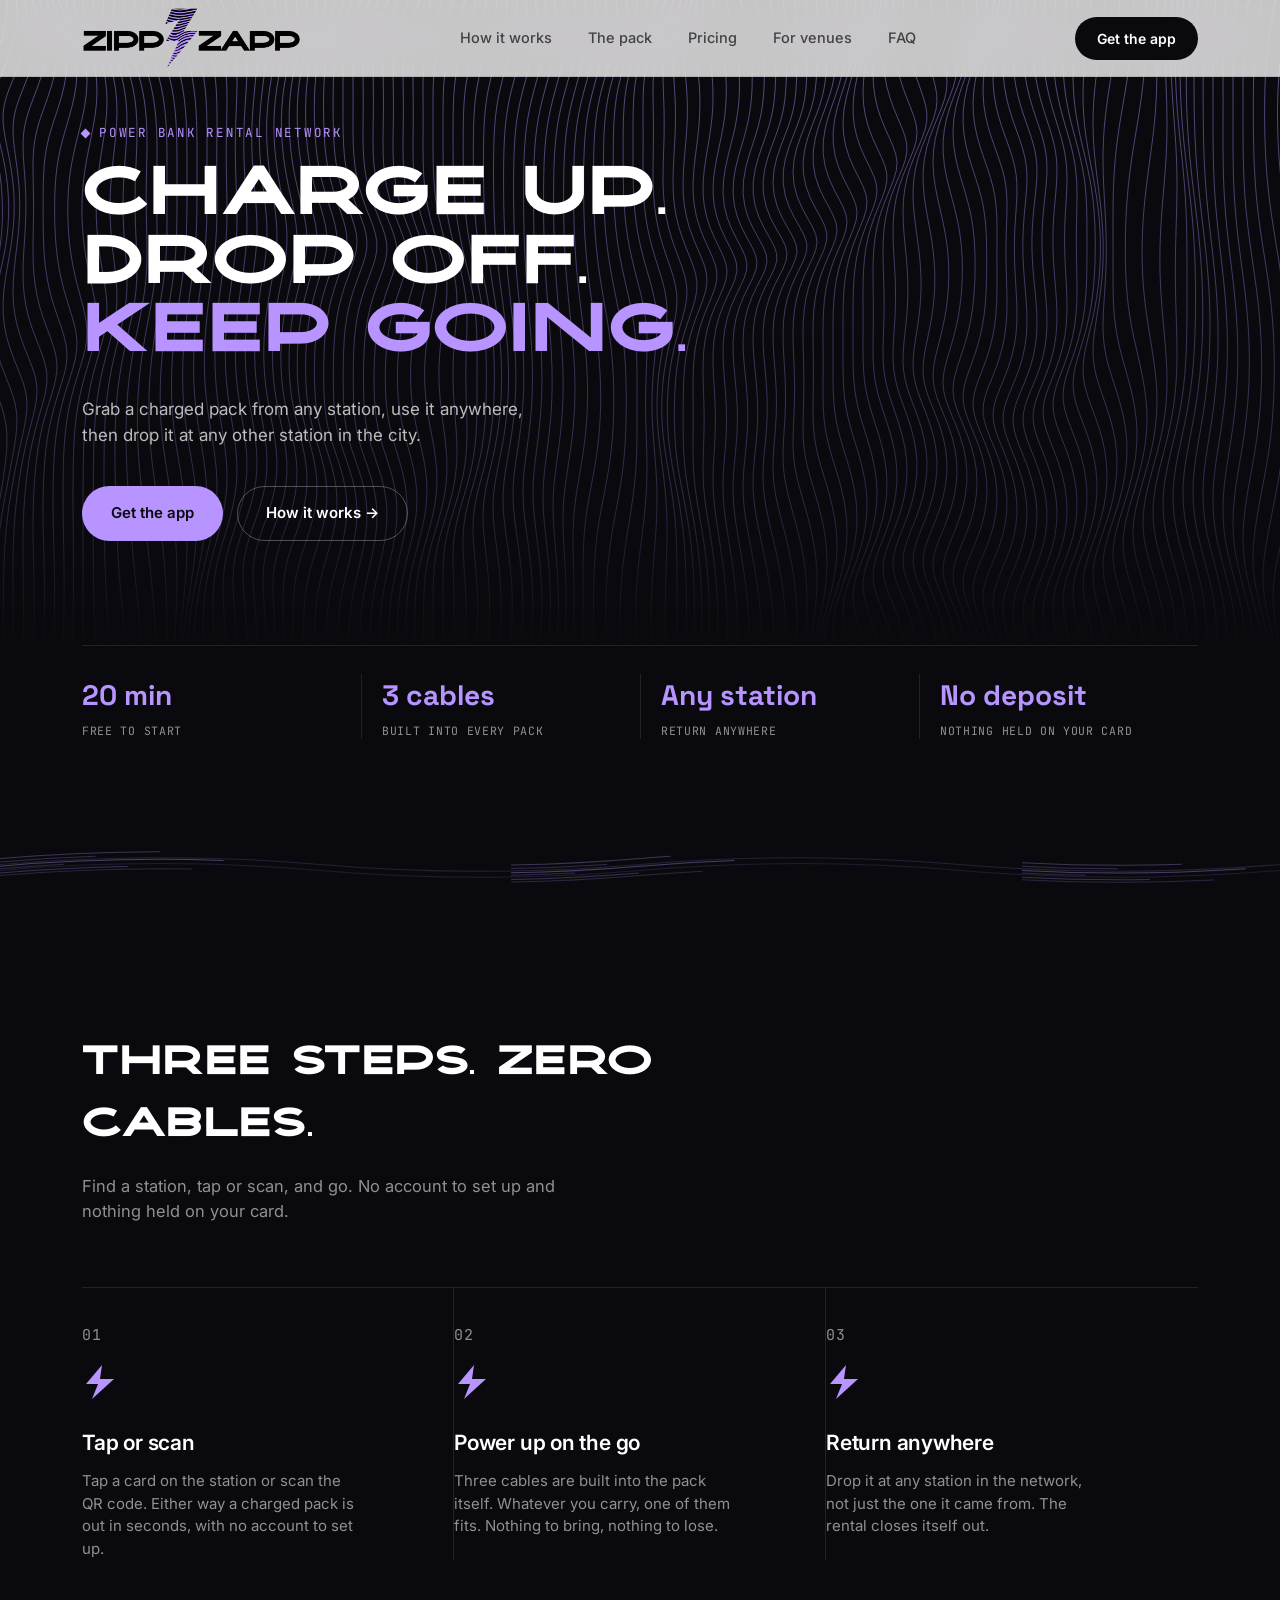
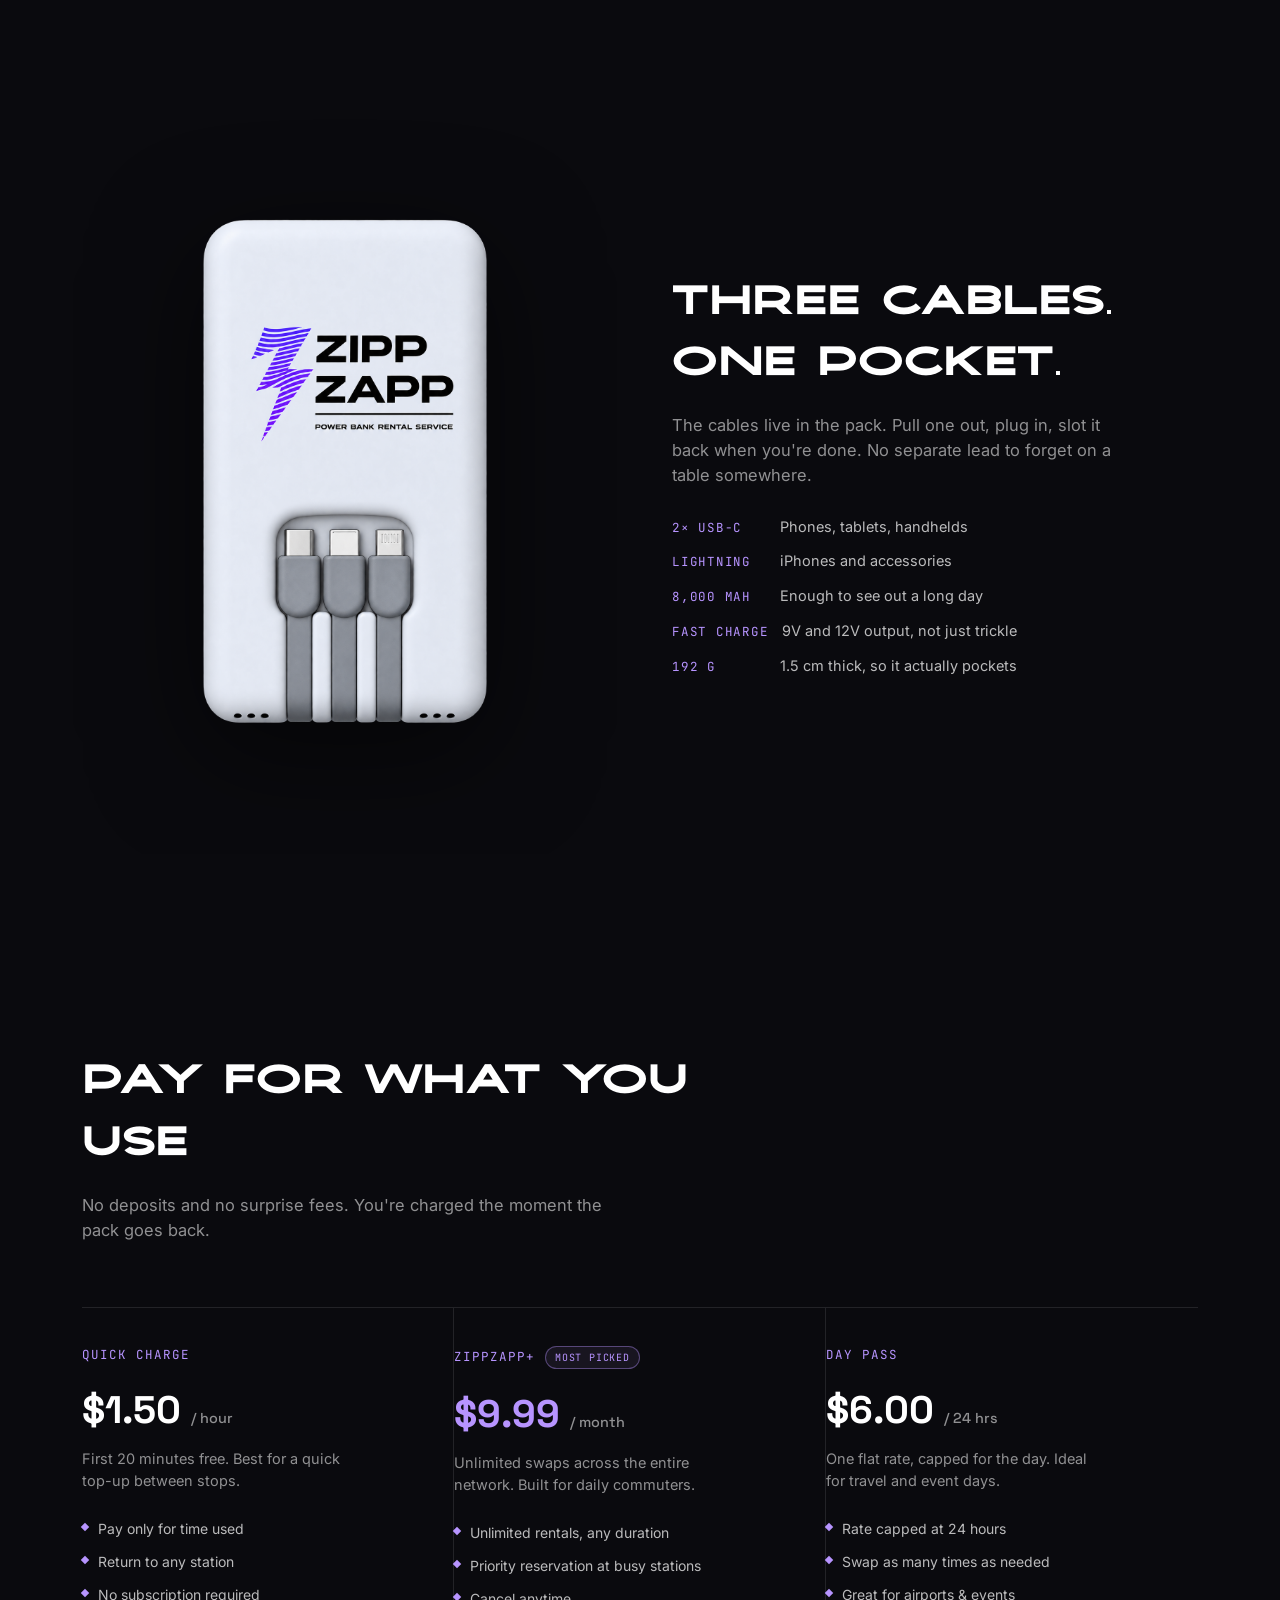
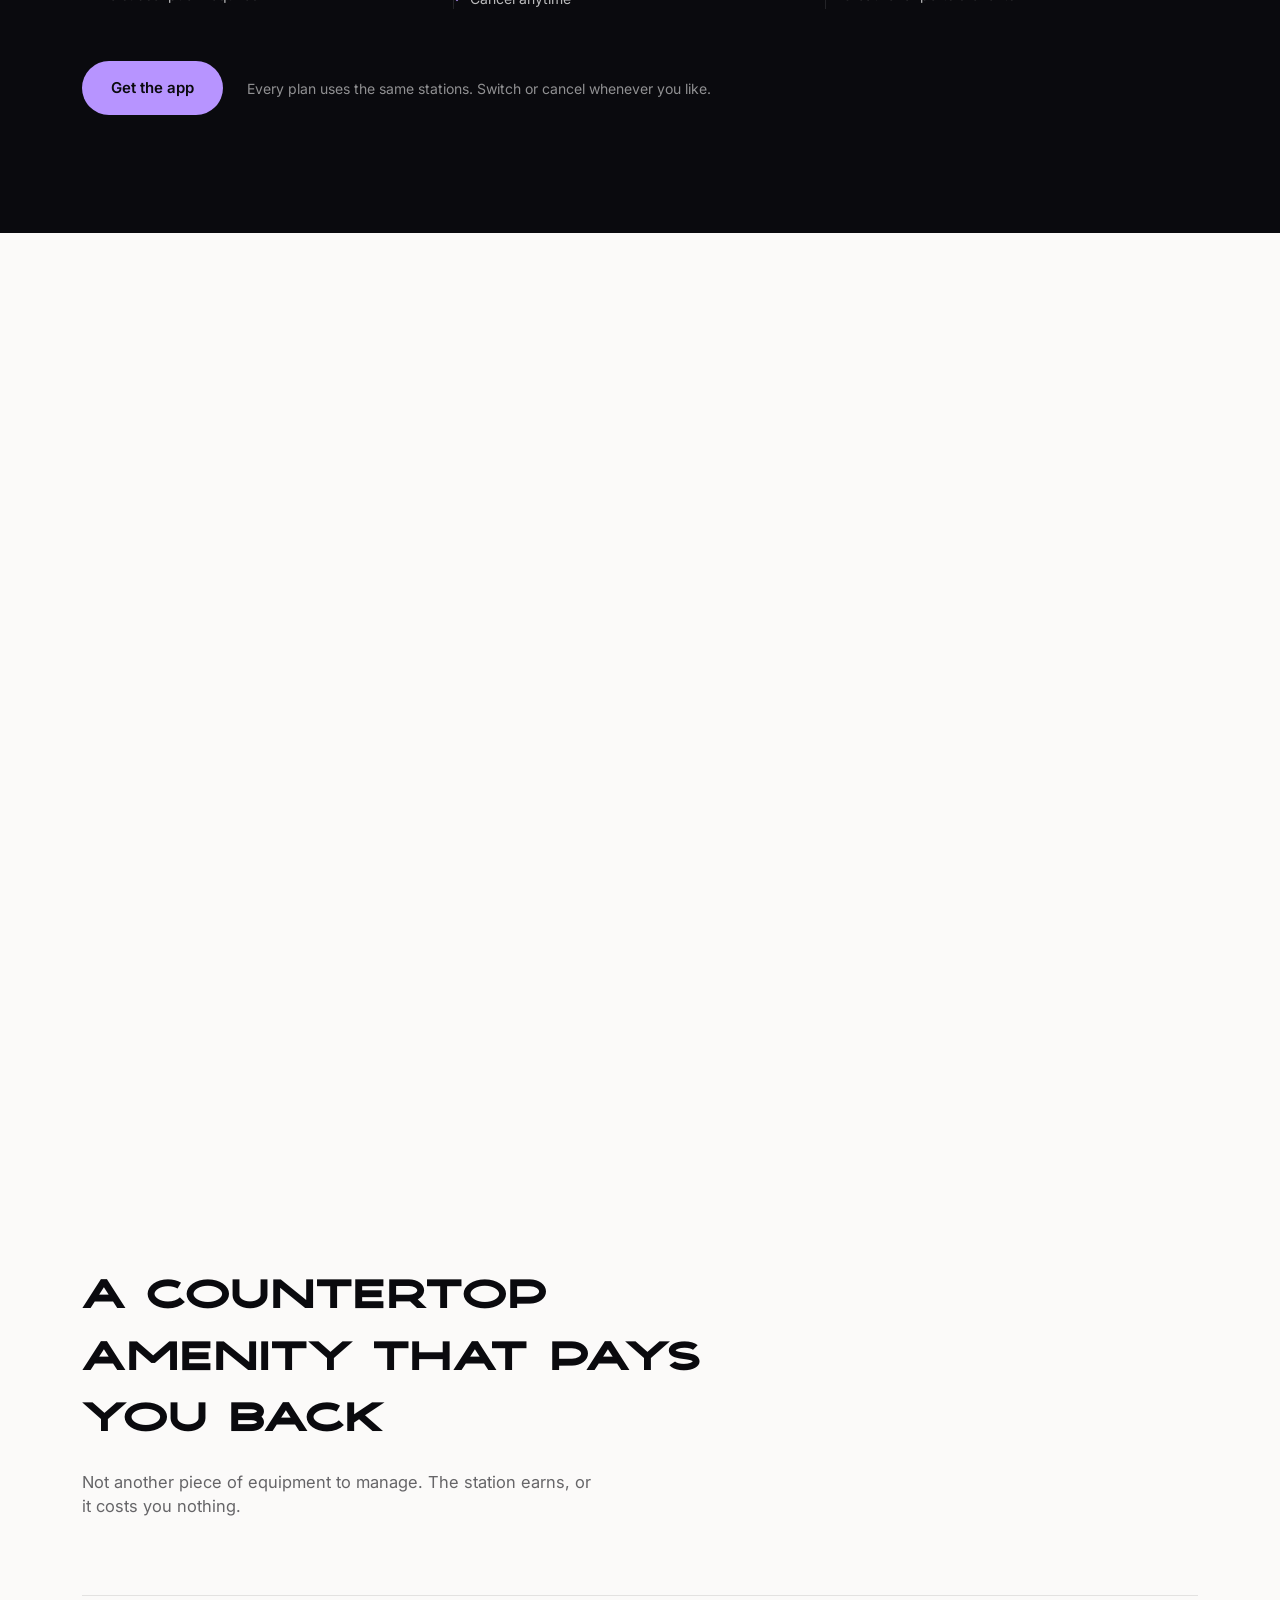
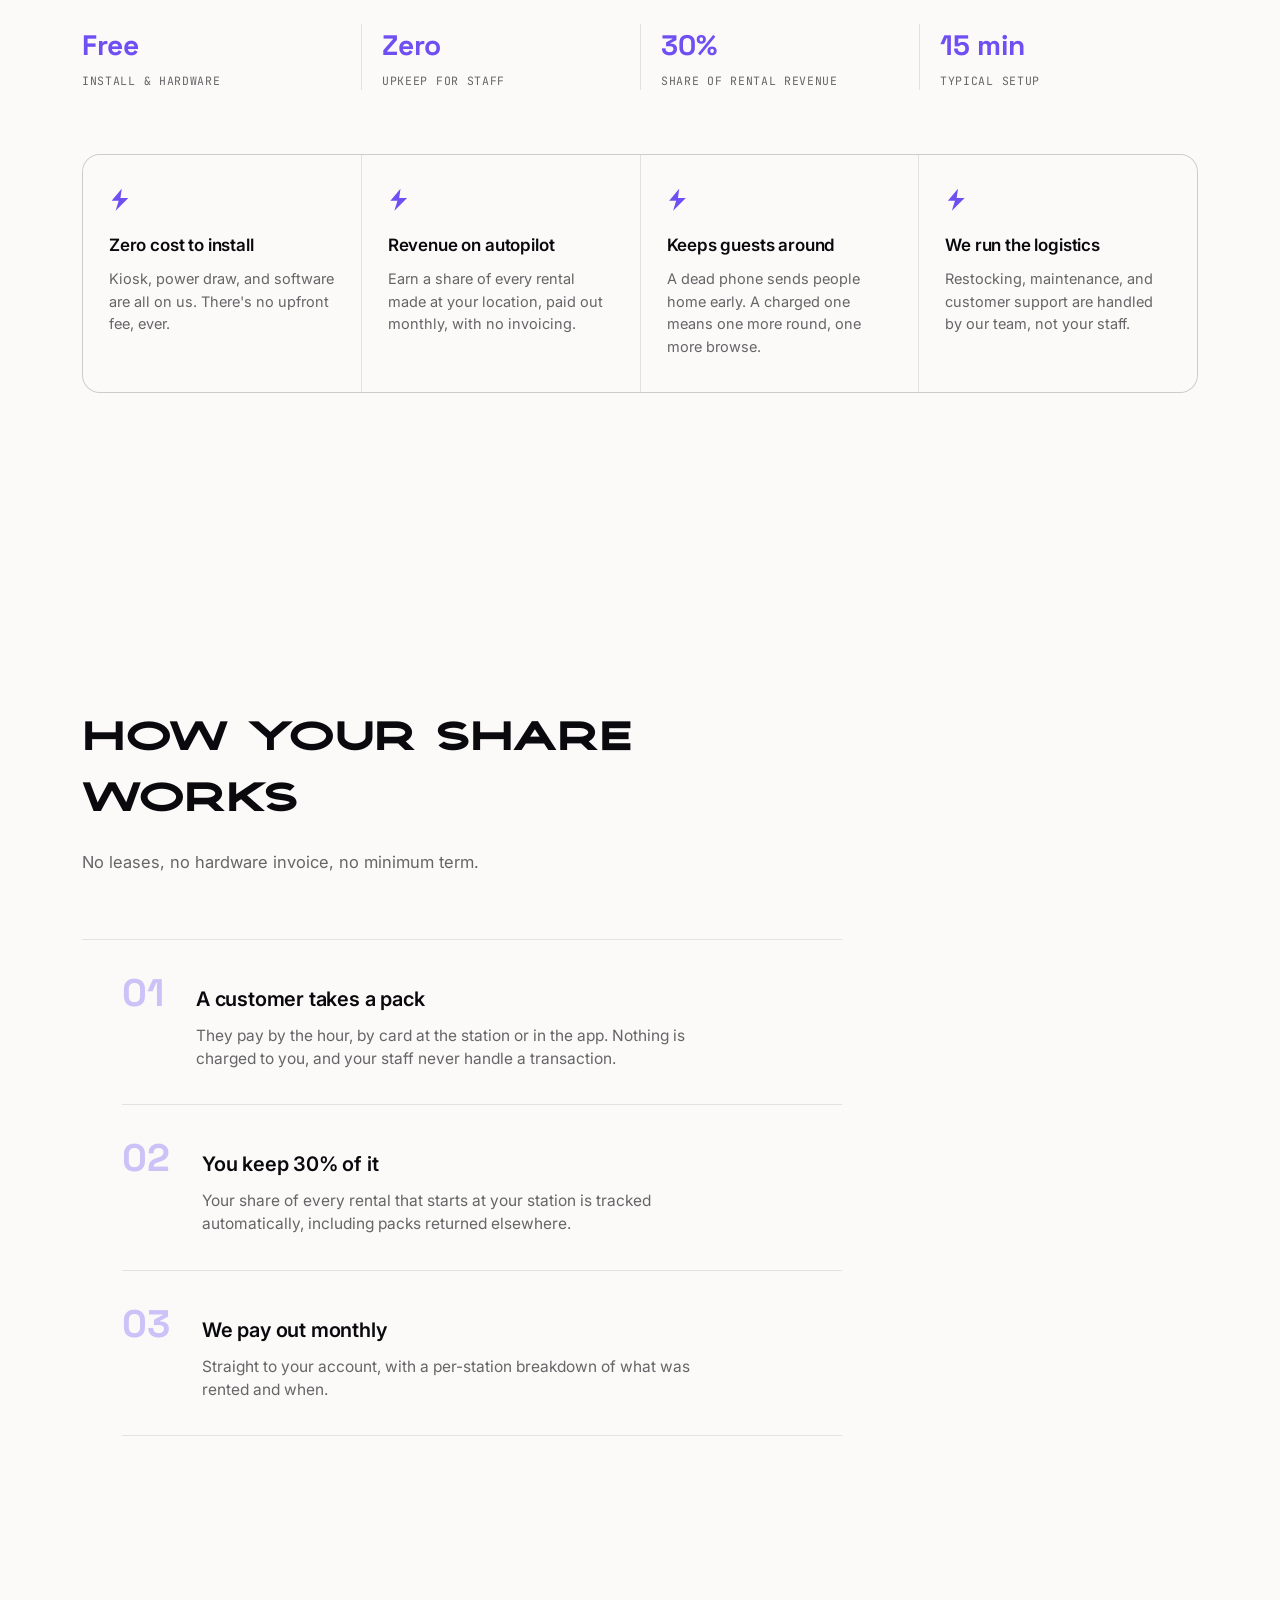
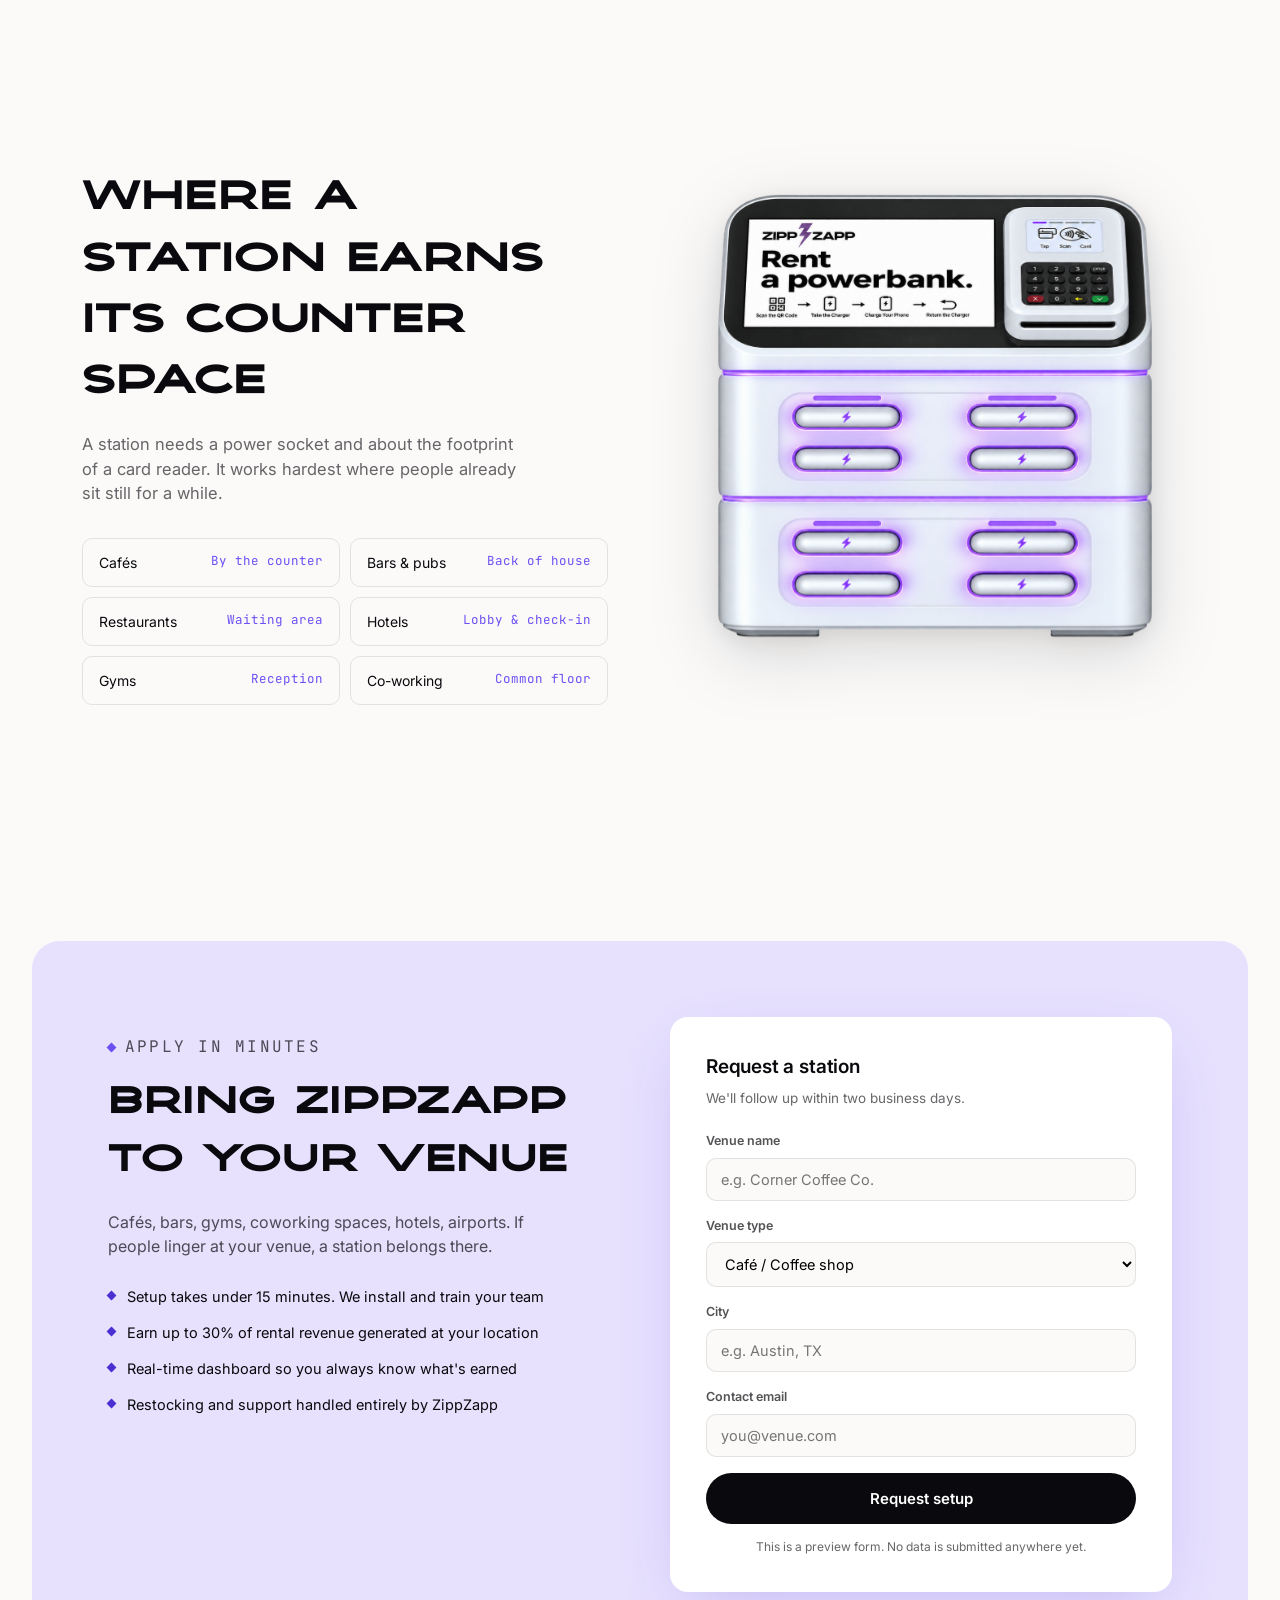
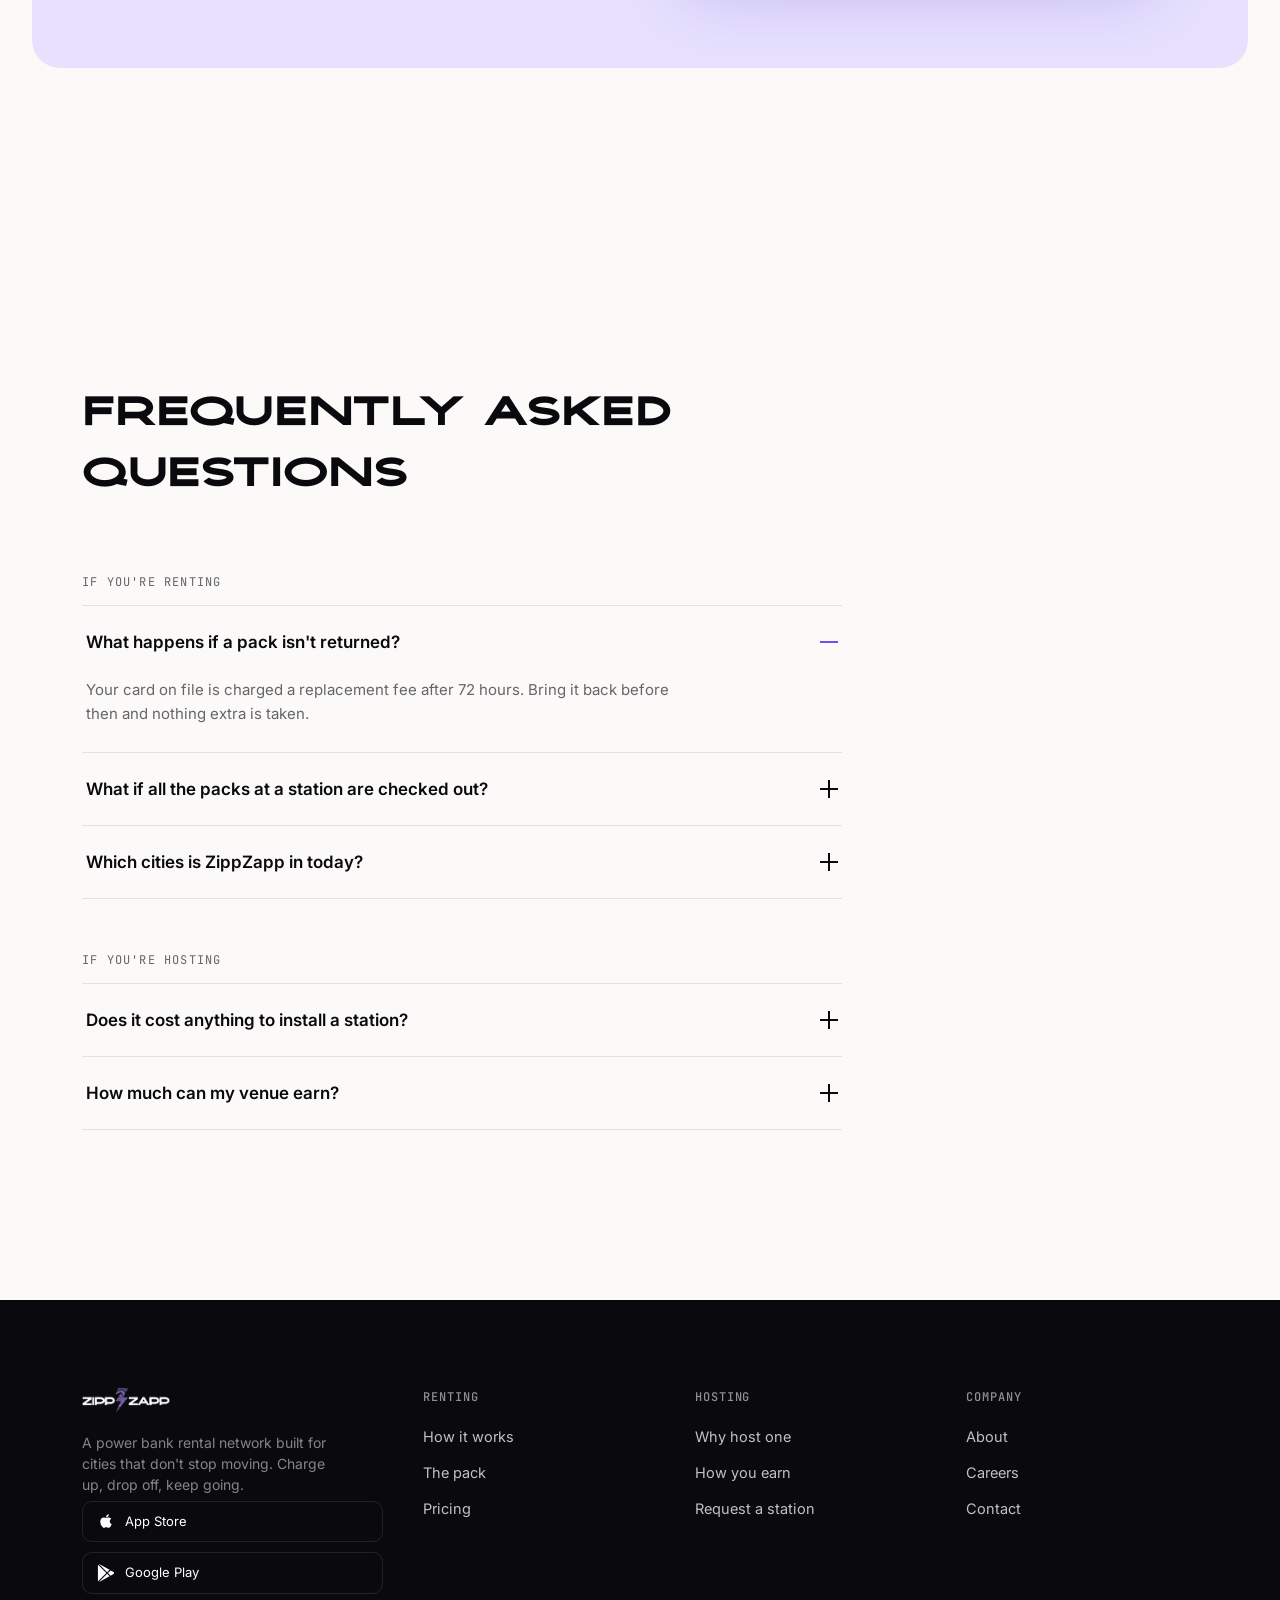
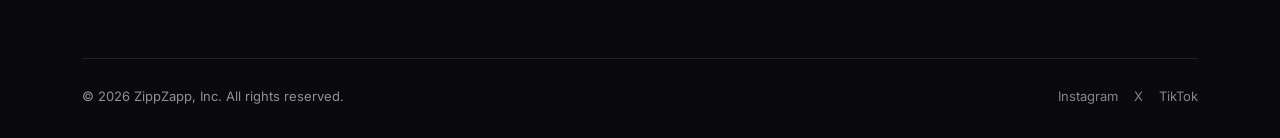
<file: index.html>
<!DOCTYPE html>
<html lang="en">
<head>
<meta charset="UTF-8">
<meta name="viewport" content="width=device-width, initial-scale=1.0">
<title>ZippZapp - Power Bank Rental Network</title>
<meta name="description" content="Grab a charged power bank from any ZippZapp station, use it anywhere, and drop it at another. Free to host in your venue.">
<!-- Both generated from favicon-source.png, the 2505x2505 disc. The tab icon keeps the
     source's transparent corners; the disc is opaque enough to carry on light and dark
     chrome alike. The iOS icon cannot: Apple composites transparency to black, so the
     disc sits on ink there at 82% of the square, clear of the squircle mask iOS adds. -->
<link rel="icon" href="assets/img/favicon-32.png" sizes="32x32">
<link rel="apple-touch-icon" href="assets/img/apple-touch-icon.png">
<link rel="preconnect" href="https://fonts.googleapis.com">
<link rel="preconnect" href="https://fonts.gstatic.com" crossorigin>
<link href="https://fonts.googleapis.com/css2?family=Space+Grotesk:wght@600;700&family=Inter:wght@400;500;600;700&family=JetBrains+Mono:wght@400;500&display=swap" rel="stylesheet">
<link rel="stylesheet" href="assets/css/style.css">
</head>
<body>

<!-- Divider curve, defined once and referenced by every .signal below. The two
     variants alternate down the page so consecutive dividers mirror each other. -->
<svg width="0" height="0" aria-hidden="true" focusable="false" style="position:absolute">
  <defs>
    <path id="sig-crest-up"   d="M0,20 Q150,4 300,20 T600,20 T900,20 T1200,20"/>
    <path id="sig-crest-down" d="M0,20 Q150,36 300,20 T600,20 T900,20 T1200,20"/>
  </defs>
</svg>

<header>
  <div class="wrap nav">
    <a href="#top" class="nav__logo"><img src="assets/img/Long_Logo_Waves.png" alt="ZippZapp"></a>
    <nav class="nav__links">
      <a href="#how">How it works</a>
      <a href="#pack">The pack</a>
      <a href="#pricing">Pricing</a>
      <a href="#venues">For venues</a>
      <a href="#faq">FAQ</a>
    </nav>
    <a href="#download" class="nav__cta">Get the app</a>
    <button class="nav__burger" aria-label="Menu"><span></span><span></span><span></span></button>
  </div>
</header>

<main id="top">

  <!-- ============================================================
       ACT ONE - RENTERS. Dark ground; the consumer story.
       ============================================================ -->
  <div class="act act--dark">

    <!-- HERO -->
    <section class="hero">
      <div class="waves-mount" data-waves></div>
      <div class="wrap hero__inner">
        <div class="hero__grid">
          <div>
            <p class="eyebrow">Power bank rental network</p>
            <!-- Three clauses, one per line. The breaks are deliberate, not container
                 wrapping, so the slogan holds its shape at every width. -->
            <h1><span>Charge up. </span><span>Drop off. </span><em>Keep going.</em></h1>
            <p class="hero__sub">Grab a charged pack from any station, use it anywhere, then drop it at any other station in the city.</p>
            <div class="hero__ctas">
              <a href="#download" class="btn btn--volt">Get the app</a>
              <a href="#how" class="btn btn--ghost-dark">How it works →</a>
            </div>
          </div>
        </div>
      </div>
    </section>

    <!-- What a renter actually gets. Every figure is checkable against the product or
         the pricing below; none of it is a traction claim. Sits below the hero rather
         than inside it, so the hero stays a single message. -->
    <section class="figures">
      <div class="wrap">
        <div class="stats">
          <div class="stats__item">
            <div class="stats__num">20 min</div>
            <div class="stats__label">Free to start</div>
          </div>
          <div class="stats__item">
            <div class="stats__num">3 cables</div>
            <div class="stats__label">Built into every pack</div>
          </div>
          <div class="stats__item">
            <div class="stats__num">Any station</div>
            <div class="stats__label">Return anywhere</div>
          </div>
          <div class="stats__item">
            <div class="stats__num">No deposit</div>
            <div class="stats__label">Nothing held on your card</div>
          </div>
        </div>
      </div>
    </section>

    <div class="signal"><svg viewBox="0 0 1200 40" preserveAspectRatio="none">
      <use class="strand" href="#sig-crest-up"/>
      <use class="strand" href="#sig-crest-up"/>
      <use class="strand" href="#sig-crest-up"/>
      <use class="strand" href="#sig-crest-up"/>
      <use class="strand" href="#sig-crest-up"/>
      <use class="strand" href="#sig-crest-up"/>
      <use class="strand" href="#sig-crest-up"/>
      <use class="strand" href="#sig-crest-up"/>
    </svg></div>

    <!-- HOW IT WORKS -->
    <section id="how">
      <div class="wrap">
        <div class="section-head">
          <h2>Three steps. Zero cables.</h2>
          <p>Find a station, tap or scan, and go. No account to set up and nothing held on your card.</p>
        </div>
        <div class="steps">
          <div class="step">
            <p class="step__num">01</p>
            <svg class="step__bolt" viewBox="0 0 34 34"><polygon points="20,0 4,19 16,19 10,34 32,14 18,14" fill="var(--volt)"/></svg>
            <h3>Tap or scan</h3>
            <p>Tap a card on the station or scan the QR code. Either way a charged pack is out in seconds, with no account to set up.</p>
          </div>
          <div class="step">
            <p class="step__num">02</p>
            <svg class="step__bolt" viewBox="0 0 34 34"><polygon points="20,0 4,19 16,19 10,34 32,14 18,14" fill="var(--volt)"/></svg>
            <h3>Power up on the go</h3>
            <p>Three cables are built into the pack itself. Whatever you carry, one of them fits. Nothing to bring, nothing to lose.</p>
          </div>
          <div class="step">
            <p class="step__num">03</p>
            <svg class="step__bolt" viewBox="0 0 34 34"><polygon points="20,0 4,19 16,19 10,34 32,14 18,14" fill="var(--volt)"/></svg>
            <h3>Return anywhere</h3>
            <p>Drop it at any station in the network, not just the one it came from. The rental closes itself out.</p>
          </div>
        </div>
      </div>
    </section>

    <!-- THE PACK -->
    <!-- This render is a transparent cut-out of the white unit, so it needs no light
         plate: it sits straight on the ink and tilts as an object, not as a rectangle. -->
    <section id="pack" class="pack">
      <div class="wrap product">
        <div class="product__plate product__plate--bare" data-tilt>
          <img src="assets/img/zipp_zapp_powerbank_front.webp" alt="A ZippZapp power bank with two USB-C cables and a Lightning cable built into the body">
        </div>
        <div class="product__copy">
          <h2>Three cables. One pocket.</h2>
          <p>The cables live in the pack. Pull one out, plug in, slot it back when you're done. No separate lead to forget on a table somewhere.</p>
          <ul class="spec-list">
            <li><span>2&times; USB-C</span> Phones, tablets, handhelds</li>
            <li><span>Lightning</span> iPhones and accessories</li>
            <li><span>8,000 mAh</span> Enough to see out a long day</li>
            <li><span>Fast charge</span> 9V and 12V output, not just trickle</li>
            <li><span>192 g</span> 1.5 cm thick, so it actually pockets</li>
          </ul>
        </div>
      </div>
    </section>

    <div class="signal"><svg viewBox="0 0 1200 40" preserveAspectRatio="none">
      <use class="strand" href="#sig-crest-down"/>
      <use class="strand" href="#sig-crest-down"/>
      <use class="strand" href="#sig-crest-down"/>
      <use class="strand" href="#sig-crest-down"/>
      <use class="strand" href="#sig-crest-down"/>
      <use class="strand" href="#sig-crest-down"/>
      <use class="strand" href="#sig-crest-down"/>
      <use class="strand" href="#sig-crest-down"/>
    </svg></div>

    <!-- PRICING -->
    <!-- Hairline columns rather than bordered cards, matching the stats and steps
         idiom used everywhere else on the page. -->
    <section id="pricing">
      <div class="wrap">
        <div class="section-head">
          <h2>Pay for what you use</h2>
          <p>No deposits and no surprise fees. You're charged the moment the pack goes back.</p>
        </div>
        <div class="plans">
          <div class="plan">
            <p class="plan__name">Quick charge</p>
            <div class="plan__price">$1.50 <span>/ hour</span></div>
            <p class="plan__desc">First 20 minutes free. Best for a quick top-up between stops.</p>
            <ul>
              <li>Pay only for time used</li>
              <li>Return to any station</li>
              <li>No subscription required</li>
            </ul>
          </div>
          <div class="plan plan--pick">
            <p class="plan__name">Zippzapp+ <span class="plan__tag">Most picked</span></p>
            <div class="plan__price">$9.99 <span>/ month</span></div>
            <p class="plan__desc">Unlimited swaps across the entire network. Built for daily commuters.</p>
            <ul>
              <li>Unlimited rentals, any duration</li>
              <li>Priority reservation at busy stations</li>
              <li>Cancel anytime</li>
            </ul>
          </div>
          <div class="plan">
            <p class="plan__name">Day pass</p>
            <div class="plan__price">$6.00 <span>/ 24 hrs</span></div>
            <p class="plan__desc">One flat rate, capped for the day. Ideal for travel and event days.</p>
            <ul>
              <li>Rate capped at 24 hours</li>
              <li>Swap as many times as needed</li>
              <li>Great for airports &amp; events</li>
            </ul>
          </div>
        </div>
        <div class="plans__cta">
          <a href="#download" class="btn btn--volt">Get the app</a>
          <p>Every plan uses the same stations. Switch or cancel whenever you like.</p>
        </div>
      </div>
    </section>

  </div><!-- /act one -->

  <!-- ============================================================
       ACT BREAK - hands the page from renters to venue owners.

       Curtain reveal: a negative margin pulls .reveal up underneath act one's last
       screenful, and the panel inside it is sticky. Act one paints on top and slides
       away, uncovering the panel; the panel unpins on exactly the frame act one leaves
       the viewport, and scrolls on as act two's hero. No JS involved.

       #venues sits on .reveal rather than the panel: an id on a pinned element resolves
       to wherever the viewport happens to be, which made the nav link a no-op. .reveal
       carries a scroll-margin-top that lands the jump on the uncovered panel.
       ============================================================ -->
  <div class="reveal" id="venues">
  <aside class="actbreak">
    <div class="waves-mount actbreak__waves" data-waves></div>
    <div class="wrap actbreak__inner">
      <p class="eyebrow">For venues</p>
      <h2>Got a counter people sit at?</h2>
      <p>Hosting a station costs nothing, takes about fifteen minutes to set up, and pays you a share of every rental that starts there.</p>
      <a href="#partner" class="btn btn--volt">See what hosting pays →</a>
    </div>
  </aside>
  </div>

  <!-- ============================================================
       ACT TWO - VENUE OWNERS. Paper ground; the business case.
       ============================================================ -->
  <div class="act act--light">

    <!-- WHY HOST -->
    <section class="why">
      <div class="wrap">
        <div class="section-head">
          <h2>A countertop amenity that pays you back</h2>
          <p>Not another piece of equipment to manage. The station earns, or it costs you nothing.</p>
        </div>

        <!-- Terms of the offer, not traction metrics. Nothing here claims how many
             venues have signed - it is what a venue gets on day one. -->
        <div class="stats">
          <div class="stats__item">
            <div class="stats__num">Free</div>
            <div class="stats__label">Install &amp; hardware</div>
          </div>
          <div class="stats__item">
            <div class="stats__num">Zero</div>
            <div class="stats__label">Upkeep for staff</div>
          </div>
          <div class="stats__item">
            <div class="stats__num">30%</div>
            <div class="stats__label">Share of rental revenue</div>
          </div>
          <div class="stats__item">
            <div class="stats__num">15 min</div>
            <div class="stats__label">Typical setup</div>
          </div>
        </div>

        <div class="value-grid">
          <div class="value-card">
            <div class="value-card__icon"></div>
            <h3>Zero cost to install</h3>
            <p>Kiosk, power draw, and software are all on us. There's no upfront fee, ever.</p>
          </div>
          <div class="value-card">
            <div class="value-card__icon"></div>
            <h3>Revenue on autopilot</h3>
            <p>Earn a share of every rental made at your location, paid out monthly, with no invoicing.</p>
          </div>
          <div class="value-card">
            <div class="value-card__icon"></div>
            <h3>Keeps guests around</h3>
            <p>A dead phone sends people home early. A charged one means one more round, one more browse.</p>
          </div>
          <div class="value-card">
            <div class="value-card__icon"></div>
            <h3>We run the logistics</h3>
            <p>Restocking, maintenance, and customer support are handled by our team, not your staff.</p>
          </div>
        </div>
      </div>
    </section>

    <div class="signal"><svg viewBox="0 0 1200 40" preserveAspectRatio="none">
      <use class="strand" href="#sig-crest-up"/>
      <use class="strand" href="#sig-crest-up"/>
      <use class="strand" href="#sig-crest-up"/>
      <use class="strand" href="#sig-crest-up"/>
      <use class="strand" href="#sig-crest-up"/>
      <use class="strand" href="#sig-crest-up"/>
      <use class="strand" href="#sig-crest-up"/>
      <use class="strand" href="#sig-crest-up"/>
    </svg></div>

    <!-- REVENUE -->
    <!-- Mechanics only - describes how payment works and makes no claim about
         results, so it needs no social proof to stand up. -->
    <section id="revenue">
      <div class="wrap">
        <div class="section-head">
          <h2>How your share works</h2>
          <p>No leases, no hardware invoice, no minimum term.</p>
        </div>
        <!-- Vertical sequence, not the three-column .steps grid used in act one.
             Same content type, different composition, so the two acts do not rhyme. -->
        <ol class="ledger">
          <li class="ledger__row">
            <span class="ledger__num">01</span>
            <div class="ledger__body">
              <h3>A customer takes a pack</h3>
              <p>They pay by the hour, by card at the station or in the app. Nothing is charged to you, and your staff never handle a transaction.</p>
            </div>
          </li>
          <li class="ledger__row">
            <span class="ledger__num">02</span>
            <div class="ledger__body">
              <h3>You keep 30% of it</h3>
              <p>Your share of every rental that starts at your station is tracked automatically, including packs returned elsewhere.</p>
            </div>
          </li>
          <li class="ledger__row">
            <span class="ledger__num">03</span>
            <div class="ledger__body">
              <h3>We pay out monthly</h3>
              <p>Straight to your account, with a per-station breakdown of what was rented and when.</p>
            </div>
          </li>
        </ol>
      </div>
    </section>

    <div class="signal"><svg viewBox="0 0 1200 40" preserveAspectRatio="none">
      <use class="strand" href="#sig-crest-down"/>
      <use class="strand" href="#sig-crest-down"/>
      <use class="strand" href="#sig-crest-down"/>
      <use class="strand" href="#sig-crest-down"/>
      <use class="strand" href="#sig-crest-down"/>
      <use class="strand" href="#sig-crest-down"/>
      <use class="strand" href="#sig-crest-down"/>
      <use class="strand" href="#sig-crest-down"/>
    </svg></div>

    <!-- PLACEMENT -->
    <section id="stations">
      <div class="wrap product">
        <!-- Venue types rather than a city list: describes where a station fits,
             which is true today, instead of claiming coverage that does not exist yet. -->
        <div class="product__copy">
          <h2>Where a station earns its counter space</h2>
          <p>A station needs a power socket and about the footprint of a card reader. It works hardest where people already sit still for a while.</p>
          <div class="city-list">
            <div class="city-chip"><span>Cafés</span><span>By the counter</span></div>
            <div class="city-chip"><span>Bars &amp; pubs</span><span>Back of house</span></div>
            <div class="city-chip"><span>Restaurants</span><span>Waiting area</span></div>
            <div class="city-chip"><span>Hotels</span><span>Lobby &amp; check-in</span></div>
            <div class="city-chip"><span>Gyms</span><span>Reception</span></div>
            <div class="city-chip"><span>Co-working</span><span>Common floor</span></div>
          </div>
        </div>
        <!-- The station itself, not the pack the renter carries. Transparent cut-out, so
             it goes bare and separates from the paper by shadow rather than a plate. -->
        <div class="product__plate product__plate--bare" data-tilt data-tilt-max="5" data-tilt-ease="0.08">
          <img src="assets/img/zippzapp_powerbank_kiosk_transparent.webp" alt="A ZippZapp station: a screen with rental instructions, a card reader, and eight slots holding charged power banks">
        </div>
      </div>
    </section>

    <!-- PARTNER FORM -->
    <section id="partner">
      <div class="partner">
        <div class="partner__copy">
          <p class="eyebrow">Apply in minutes</p>
          <h2 style="margin-top:18px;">Bring ZippZapp to your venue</h2>
          <p>Cafés, bars, gyms, coworking spaces, hotels, airports. If people linger at your venue, a station belongs there.</p>
          <ul class="partner__list">
            <li>Setup takes under 15 minutes. We install and train your team</li>
            <li>Earn up to 30% of rental revenue generated at your location</li>
            <li>Real-time dashboard so you always know what's earned</li>
            <li>Restocking and support handled entirely by ZippZapp</li>
          </ul>
        </div>
        <div class="form-card">
          <div class="form-fields" id="partnerForm">
            <h3>Request a station</h3>
            <p class="form-sub">We'll follow up within two business days.</p>
            <form id="partnerFormEl">
              <div class="field">
                <label for="venueName">Venue name</label>
                <input id="venueName" type="text" required placeholder="e.g. Corner Coffee Co.">
              </div>
              <div class="field">
                <label for="venueType">Venue type</label>
                <select id="venueType">
                  <option>Café / Coffee shop</option>
                  <option>Bar / Restaurant</option>
                  <option>Gym / Fitness studio</option>
                  <option>Hotel</option>
                  <option>Coworking space</option>
                  <option>Airport / Transit hub</option>
                  <option>Other</option>
                </select>
              </div>
              <div class="field">
                <label for="city">City</label>
                <input id="city" type="text" required placeholder="e.g. Austin, TX">
              </div>
              <div class="field">
                <label for="email">Contact email</label>
                <input id="email" type="email" required placeholder="you@venue.com">
              </div>
              <button type="submit" class="btn btn--ink btn--block">Request setup</button>
            </form>
          </div>
          <div class="form-success" id="formSuccess">
            <svg class="step__bolt" viewBox="0 0 34 34"><polygon points="20,0 4,19 16,19 10,34 32,14 18,14" fill="var(--volt-deep)"/></svg>
            <h3>Request received</h3>
            <p class="form-sub">Someone from our partnerships team will reach out shortly.</p>
          </div>
          <p class="form-note">This is a preview form. No data is submitted anywhere yet.</p>
        </div>
      </div>
    </section>

    <div class="signal"><svg viewBox="0 0 1200 40" preserveAspectRatio="none">
      <use class="strand" href="#sig-crest-up"/>
      <use class="strand" href="#sig-crest-up"/>
      <use class="strand" href="#sig-crest-up"/>
      <use class="strand" href="#sig-crest-up"/>
      <use class="strand" href="#sig-crest-up"/>
      <use class="strand" href="#sig-crest-up"/>
      <use class="strand" href="#sig-crest-up"/>
      <use class="strand" href="#sig-crest-up"/>
    </svg></div>

    <!-- FAQ -->
    <!-- Grouped by audience so each act's reader can find their own questions. -->
    <section id="faq">
      <div class="wrap">
        <div class="section-head">
          <h2>Frequently asked questions</h2>
        </div>

        <p class="faq-group">If you're renting</p>
        <div class="faq-list">
          <div class="faq-item open">
            <button class="faq-q"><span>What happens if a pack isn't returned?</span><span class="faq-q__plus"></span></button>
            <div class="faq-a"><p>Your card on file is charged a replacement fee after 72 hours. Bring it back before then and nothing extra is taken.</p></div>
          </div>
          <div class="faq-item">
            <button class="faq-q"><span>What if all the packs at a station are checked out?</span><span class="faq-q__plus"></span></button>
            <div class="faq-a"><p>The app shows live availability and routes you to the next-nearest station. Busy venues are restocked proactively based on usage data.</p></div>
          </div>
          <div class="faq-item">
            <button class="faq-q"><span>Which cities is ZippZapp in today?</span><span class="faq-q__plus"></span></button>
            <div class="faq-a"><p>We're opening city by city. Check the in-app map for current coverage near you, or ask your local venue to apply.</p></div>
          </div>
        </div>

        <p class="faq-group">If you're hosting</p>
        <div class="faq-list">
          <div class="faq-item">
            <button class="faq-q"><span>Does it cost anything to install a station?</span><span class="faq-q__plus"></span></button>
            <div class="faq-a"><p>No. ZippZapp covers the kiosk, installation, power draw, and software at no upfront cost to the venue. You provide the counter space and a standard outlet.</p></div>
          </div>
          <div class="faq-item">
            <button class="faq-q"><span>How much can my venue earn?</span><span class="faq-q__plus"></span></button>
            <div class="faq-a"><p>Payouts scale with foot traffic and rental volume, and you keep 30% of every rental that starts at your station. We'll walk through what to expect for your location before anything is installed.</p></div>
          </div>
        </div>
      </div>
    </section>

  </div><!-- /act two -->

</main>

<footer id="download">
  <div class="wrap">
    <div class="footer-top">
      <div class="footer-brand">
        <img src="assets/img/Long_Logo_Waves_White.png" alt="ZippZapp">
        <p>A power bank rental network built for cities that don't stop moving. Charge up, drop off, keep going.</p>
        <div class="app-badges">
          <a href="#" class="app-badge"><svg viewBox="0 0 24 24" fill="currentColor"><path d="M17.05 20.28c-.98.95-2.05.8-3.08.35-1.09-.46-2.09-.48-3.24 0-1.44.62-2.2.44-3.06-.35C2.79 15.25 3.51 7.59 9.05 7.31c1.35.07 2.29.74 3.08.8 1.18-.24 2.31-.93 3.57-.84 1.51.12 2.65.72 3.4 1.8-3.12 1.87-2.38 5.98.48 7.13-.57 1.5-1.31 2.99-2.53 4.08zM12.03 7.25c-.15-2.23 1.66-4.07 3.74-4.25.29 2.58-2.34 4.5-3.74 4.25z"/></svg> App Store</a>
          <a href="#" class="app-badge"><svg viewBox="0 0 24 24" fill="currentColor"><path d="M22.018 13.298l-3.919 2.218-3.515-3.493 3.543-3.521 3.891 2.202a1.49 1.49 0 0 1 0 2.594zM1.337.924a1.486 1.486 0 0 0-.112.568v21.017c0 .217.045.419.124.6l11.155-11.087L1.337.924zm12.207 10.065l3.258-3.238L3.45.195a1.466 1.466 0 0 0-.946-.179l11.04 10.973zm0 2.067l-11 10.933c.298.036.612-.016.906-.183l13.324-7.54-3.23-3.21z"/></svg> Google Play</a>
        </div>
      </div>
      <div class="footer-col">
        <h4>Renting</h4>
        <ul>
          <li><a href="#how">How it works</a></li>
          <li><a href="#pack">The pack</a></li>
          <li><a href="#pricing">Pricing</a></li>
        </ul>
      </div>
      <div class="footer-col">
        <h4>Hosting</h4>
        <ul>
          <li><a href="#venues">Why host one</a></li>
          <li><a href="#revenue">How you earn</a></li>
          <li><a href="#partner">Request a station</a></li>
        </ul>
      </div>
      <div class="footer-col">
        <h4>Company</h4>
        <ul>
          <li><a href="#">About</a></li>
          <li><a href="#">Careers</a></li>
          <li><a href="#">Contact</a></li>
        </ul>
      </div>
    </div>
    <div class="footer-bottom">
      <span>© 2026 ZippZapp, Inc. All rights reserved.</span>
      <div class="footer-social">
        <a href="#" aria-label="Instagram">Instagram</a>
        <a href="#" aria-label="X">X</a>
        <a href="#" aria-label="TikTok">TikTok</a>
      </div>
    </div>
  </div>
</footer>

<script src="assets/js/waves.js"></script>
<script src="assets/js/tilt.js"></script>
<script src="assets/js/main.js"></script>
</body>
</html>
</file>
<file: assets/css/style.css>
/* Nikea - display face, self-hosted. Uppercase-only: lowercase codepoints render as caps. */
@font-face{
  font-family:'Nikea';
  src:url('../fonts/NIKEA.woff2') format('woff2');
  font-weight:400;
  font-style:normal;
  font-display:swap;
}

/* Palette primitives, plus the default (light) surface tokens. --volt is defined once
   as an RGB triplet so every tint derives from it - recolouring the brand purple is a
   one-line change and cannot leave a stale rgba() behind. */
:root{
  --ink:#0a0a0e;
  --ink-raised:#15131f;
  --ink-line:rgba(255,255,255,0.10);
  --paper:#fbfaf9;
  --paper-dim:#f1eff5;
  --line:rgba(10,10,14,0.10);
  --volt-rgb:183,148,255;
  --volt:rgb(var(--volt-rgb));
  --volt-tint:rgba(var(--volt-rgb),0.08);
  --volt-deep:#6d4ff2;
  --volt-dark:#4c2fd1;
  --volt-light:#e7e1fe;
  --ink-70:rgba(10,10,14,0.7);
  /* 0.62, not 0.52 - at 0.52 muted body copy measured 3.93:1 on paper and failed AA. */
  --ink-50:rgba(10,10,14,0.62);
  /* Radius system, three steps plus pills. Anything rounded picks one of these:
     --radius-sm  small controls - chips, inputs, badges
     --radius     cards, plates, panels
     --radius-lg  the one oversized panel (partner)
     999px        anything interactive that reads as a pill */
  --radius-sm:10px;
  --radius:18px;
  --radius-lg:28px;
  --wrap:1180px;
  --ease:cubic-bezier(.16,.84,.44,1);
  --display-font:'Nikea','Inter',sans-serif;

  --surface:var(--paper);
  --surface-raised:var(--paper-dim);
  --on-surface:var(--ink);
  --on-surface-70:var(--ink-70);
  --on-surface-50:var(--ink-50);
  --rule:var(--line);
  --accent:var(--volt-deep);
  /* Two stacked shadows - soft ambient plus tighter contact - because a light product
     on a light ground has almost no self-contrast and needs to be seated by shadow
     alone. Tinted with ink rather than pure black. */
  --product-shadow:
    drop-shadow(0 18px 34px rgba(10,10,14,0.14))
    drop-shadow(0 4px 10px rgba(10,10,14,0.08));
}

/* An act is one audience's stretch of the page. Components read the surface tokens
   rather than the palette, so the same component works in either act unchanged. */
.act{
  background:var(--surface);
  color:var(--on-surface);
}
.act--dark{
  /* Paints over .reveal, which a negative margin pulls up underneath act one's last
     screenful. Without this the act-break panel shows through act one instead of being
     uncovered by it, and there is no curtain. */
  position:relative;
  z-index:1;
  --surface:var(--ink);
  --surface-raised:var(--ink-raised);
  --on-surface:#fff;
  --on-surface-70:rgba(255,255,255,0.72);
  --on-surface-50:rgba(255,255,255,0.55);
  --rule:var(--ink-line);
  --accent:var(--volt);
  /* A single deep shadow is enough on ink, where the product already has strong
     self-contrast against the ground. */
  --product-shadow:drop-shadow(0 30px 55px rgba(0,0,0,0.55));
}

*,*::before,*::after{box-sizing:border-box;}
html{scroll-behavior:smooth;}
@media (prefers-reduced-motion: reduce){
  html{scroll-behavior:auto;}
  *,*::before,*::after{animation-duration:0.001ms !important; animation-iteration-count:1 !important; transition-duration:0.001ms !important;}
}
body{
  margin:0;
  background:var(--paper);
  color:var(--ink);
  font-family:'Inter',system-ui,sans-serif;
  -webkit-font-smoothing:antialiased;
  font-size:16px;
  line-height:1.5;
}
/* Nikea is an uppercase-only face, so it is confined to display sizes. The explicit
   text-transform makes the markup honest about what renders, and keeps the Inter
   fallback in caps too if the font fails to load. */
h1,h2{
  font-family:var(--display-font);
  text-transform:uppercase;
  margin:0;
  letter-spacing:-0.01em;
  font-weight:400;
}
/* Sub-headings sit at body scale, where all-caps hurts readability - these stay in Inter. */
h3,h4{
  margin:0;
  letter-spacing:-0.01em;
  font-weight:600;
}
p{margin:0;}
a{color:inherit;text-decoration:none;}
img{display:block;max-width:100%;}
ul{margin:0;padding:0;list-style:none;}
button{font-family:inherit;cursor:pointer;}

::selection{background:var(--volt-deep);color:#fff;}

:focus-visible{
  outline:2px solid var(--accent);
  outline-offset:3px;
}

.wrap{
  max-width:var(--wrap);
  margin:0 auto;
  padding:0 32px;
}
/* Small mono label above every section heading, marked with a rotated square. */
.eyebrow{
  font-family:'JetBrains Mono',monospace;
  font-size:12.5px;
  letter-spacing:0.14em;
  text-transform:uppercase;
  color:var(--accent);
  display:flex;
  align-items:center;
  gap:10px;
}
.eyebrow::before{
  content:"";
  width:7px;height:7px;
  background:var(--accent);
  display:inline-block;
  transform:rotate(45deg);
  flex:none;
}

/* ---------- NAV ---------- */
header{
  position:fixed;
  top:0;left:0;right:0;
  z-index:100;
  background:rgba(251,250,249,0.78);
  backdrop-filter:blur(14px) saturate(1.4);
  -webkit-backdrop-filter:blur(14px) saturate(1.4);
  border-bottom:1px solid var(--line);
  transition:background .3s var(--ease);
}
.nav{
  display:flex;
  align-items:center;
  justify-content:space-between;
  height:76px;
}
.nav__logo img{height:60px;width:auto;}
.nav__links{
  display:flex;
  align-items:center;
  gap:36px;
}
.nav__links a{
  font-size:14.5px;
  font-weight:500;
  color:var(--ink-70);
  position:relative;
  padding:4px 0;
  transition:color .2s;
}
.nav__links a:hover{color:var(--ink);}
.nav__links a::after{
  content:"";
  position:absolute;left:0;right:100%;bottom:0;
  height:2px;background:var(--volt-deep);
  transition:right .25s var(--ease);
}
.nav__links a:hover::after{right:0;}
.nav__cta{
  background:var(--ink);
  color:#fff;
  padding:11px 22px;
  border-radius:999px;
  font-size:14px;
  font-weight:600;
  border:none;
  transition:transform .25s var(--ease), background .25s;
  white-space:nowrap;
}
.nav__cta:hover{background:var(--volt-dark); transform:translateY(-1px);}
.nav__burger{display:none;background:none;border:none;padding:8px;}
.nav__burger span{display:block;width:22px;height:2px;background:var(--ink);margin:5px 0;transition:.25s;}

/* ---------- HERO ---------- */
/* Top padding clears the 76px fixed header with room to breathe, without floating
   the headline down the viewport. The hero must fit above the fold. */
.hero{
  position:relative;
  padding:124px 0 104px;
  overflow:hidden;
  isolation:isolate;
}
/* Mount point for a wave field; waves.js injects the svg and drives --x/--y. */
.waves-mount{
  position:absolute;
  inset:-1px;
  z-index:0;
  overflow:hidden;
  opacity:0.9;
  --x:-1rem;
  --y:50%;
}
.waves-mount svg{
  display:block;
  width:100%;
  height:100%;
}
.waves-mount .js-line{
  stroke:var(--volt);
  stroke-opacity:0.55;
  fill:none;
}
/* Fades the wave field into flat ink so the stat rule sits on a clean ground. */
.hero::after{
  content:"";
  position:absolute; inset:0;
  background:linear-gradient(180deg, rgba(10,10,14,0) 0%, rgba(10,10,14,0.55) 78%, var(--surface) 100%);
  z-index:1;
  pointer-events:none;
}
.hero__inner{position:relative;z-index:2;}
/* Single column - the headline's own max-width sets the measure. */
.hero__grid{
  display:grid;
  grid-template-columns:1fr;
}
/* Set as a slogan: three clauses, one per line, each its own beat. The line breaks come
   from the spans below rather than from wrapping, so the shape survives any width. */
.hero h1{
  /* The vw term is steep so the longest clause ("Keep going.") still fits on one line
     at 375px, where anything above 38px wraps and breaks the three-beat shape. */
  font-size:clamp(1.85rem, 8.5vw, 4.3rem);
  line-height:1.0;
  margin-top:22px;
}
.hero h1 span,
.hero h1 em{display:block;}
.hero h1 em{
  font-style:normal;
  color:var(--volt);
}
.hero__sub{
  margin-top:26px;
  max-width:480px;
  font-size:17px;
  color:var(--on-surface-70);
}
.hero__ctas{
  display:flex;
  gap:14px;
  margin-top:38px;
  flex-wrap:wrap;
}
.btn{
  display:inline-flex;
  align-items:center;
  gap:8px;
  padding:15px 28px;
  border-radius:999px;
  font-weight:600;
  font-size:15px;
  border:1px solid transparent;
  transition:transform .25s var(--ease), background .25s, border-color .25s, color .25s;
}
.btn:hover{transform:translateY(-2px);}
.btn--volt{background:var(--volt); color:var(--ink);}
.btn--volt:hover{background:#fff;}
.btn--ghost-dark{border-color:rgba(255,255,255,0.28); color:#fff;}
.btn--ghost-dark:hover{border-color:#fff;background:rgba(255,255,255,0.08);}
.btn--ink{background:var(--ink);color:#fff;}
.btn--ink:hover{background:var(--volt-dark);}
.btn--ghost-light{border-color:var(--line); color:var(--ink);}
.btn--ghost-light:hover{border-color:var(--ink);}
.btn--block{width:100%;justify-content:center;}

/* Band carrying the renter figure bar directly under the hero. */
.figures{padding:0 0 96px;}
.figures .stats{margin-top:0;}

/* Hairline rule-grid of headline figures. Used once per act. */
.stats{
  margin-top:76px;
  display:grid;
  grid-template-columns:repeat(4,1fr);
  border-top:1px solid var(--rule);
  padding-top:28px;
}
.stats__item{
  border-left:1px solid var(--rule);
  padding-left:20px;
}
.stats__item:first-child{border-left:none;padding-left:0;}
.stats__num{
  font-family:'Space Grotesk',sans-serif;
  font-size:clamp(1.35rem,2.2vw,1.9rem);
  font-weight:700;
  color:var(--accent);
}
.stats__label{
  font-family:'JetBrains Mono',monospace;
  font-size:11.5px;
  letter-spacing:0.06em;
  text-transform:uppercase;
  color:var(--on-surface-50);
  margin-top:6px;
}

/* ---------- signal divider ---------- */
.signal{
  position:relative;
  height:64px;
  background:var(--surface);
}
.signal svg{
  position:absolute; left:0; top:50%; transform:translateY(-50%);
  width:100%; height:34px;
}
/* Paused while off-screen, matching the wave fields, which stop their RAF loop when
   scrolled away. */
.signal{content-visibility:auto; contain-intrinsic-size:auto 64px;}

/* Strands: several copies of one curve, stacked at slightly different heights and
   flowing left to right. Long dash plus longer gap gives discrete strands rather than
   dots; per-strand duration means they slide past each other instead of moving as one
   rigid block. Colour comes from --accent, so each act tints them automatically. */
.strand{
  fill:none;
  stroke:var(--accent);
  stroke-width:1.2;
  vector-effect:non-scaling-stroke;
  animation:strandflow 9s linear infinite;
}
/* Every dasharray sums to the same 480-unit period, so one shared offset of two full
   periods loops seamlessly for all of them. Only the dash-to-gap split varies, which is
   what gives the strands their different lengths. Stroke width is uniform; the two
   continuous strands are held back by opacity instead, since an unbroken line reads far
   stronger than a dashed one at the same weight.
   Strands 3 and 6 carry no dash pattern: they are the spine the dashed strands travel
   along, and dashoffset does nothing without dashes, so they are inert by construction. */
.strand:nth-child(1){transform:translateY(-10px); stroke-dasharray:150 330; stroke-opacity:0.30; animation-duration:11s;}
.strand:nth-child(2){transform:translateY(-6px);  stroke-dasharray:90 390;  stroke-opacity:0.24; animation-duration:8s;  animation-delay:-3s;}
.strand:nth-child(3){transform:translateY(-3px);  stroke-dasharray:none;    stroke-opacity:0.16; animation:none;}
.strand:nth-child(4){transform:translateY(-1px);  stroke-dasharray:210 270; stroke-opacity:0.38; animation-duration:13s; animation-delay:-6s;}
.strand:nth-child(5){transform:translateY(2px);   stroke-dasharray:60 420;  stroke-opacity:0.22; animation-duration:7s;  animation-delay:-1s;}
.strand:nth-child(6){transform:translateY(4px);   stroke-dasharray:none;    stroke-opacity:0.13; animation:none;}
.strand:nth-child(7){transform:translateY(7px);   stroke-dasharray:120 360; stroke-opacity:0.28; animation-duration:15s; animation-delay:-9s;}
.strand:nth-child(8){transform:translateY(10px);  stroke-dasharray:180 300; stroke-opacity:0.20; animation-duration:9.5s; animation-delay:-4s;}
@keyframes strandflow{ to{ stroke-dashoffset:-960; } }

/* ---------- SECTION shared ---------- */
section{padding:118px 0;}
.section-head{
  max-width:640px;
  margin-bottom:64px;
}
.section-head h2{
  font-size:clamp(1.9rem,3.2vw,2.6rem);
  margin-top:18px;
}
.section-head p{
  margin-top:16px;
  font-size:16.5px;
  color:var(--on-surface-50);
  max-width:520px;
}

/* ---------- STEPS (used by both acts) ---------- */
.steps{
  display:grid;
  grid-template-columns:repeat(3,1fr);
  gap:0;
  border-top:1px solid var(--rule);
}
.step{
  padding:36px 30px 0 0;
  border-right:1px solid var(--rule);
  position:relative;
}
.step:last-child{border-right:none;padding-right:0;}
.step__num{
  font-family:'JetBrains Mono',monospace;
  font-size:13px;
  color:var(--accent);
  letter-spacing:0.08em;
}
.step__bolt{
  width:34px; height:34px;
  margin:18px 0 22px;
}
.step h3{font-size:21px;margin-bottom:12px;}
.step p{color:var(--on-surface-50); font-size:15px; max-width:280px;}

/* ---------- LEDGER (vertical numbered sequence) ---------- */
/* Act two's counterpart to .steps. Same kind of content, deliberately a different
   composition so the two acts do not read as the same page twice. */
.ledger{
  max-width:760px;
  border-top:1px solid var(--rule);
}
.ledger__row{
  display:grid;
  grid-template-columns:auto 1fr;
  gap:32px;
  align-items:baseline;
  padding:34px 0;
  border-bottom:1px solid var(--rule);
}
.ledger__num{
  font-family:'Space Grotesk',sans-serif;
  font-size:2.4rem;
  font-weight:700;
  line-height:1;
  color:var(--accent);
  opacity:0.32;
}
.ledger__body h3{font-size:20px; margin-bottom:10px;}
.ledger__body p{color:var(--on-surface-50); font-size:15.5px; max-width:520px;}

/* ---------- PRODUCT (image plate beside copy) ---------- */
.product{
  display:grid;
  grid-template-columns:1fr 1fr;
  gap:64px;
  align-items:center;
}
/* The renders ship on a light background, so they get their own light ground
   rather than floating on whichever surface the act provides. */
.product__plate{
  background:var(--paper-dim);
  border-radius:var(--radius);
  aspect-ratio:4/3;
  display:grid;
  place-items:center;
  padding:22px;
  overflow:hidden;
}
.product__plate img{width:100%;height:100%;object-fit:contain;}
/* For transparent cut-outs, which need no ground of their own. Perspective lives here
   so tilt.js can rotate the image inside it. */
.product__plate--bare{
  background:none;
  padding:0;
  aspect-ratio:auto;
  overflow:visible;
  perspective:1100px;
}
.product__plate--bare img{
  height:auto;
  max-height:540px;
  width:auto;
  max-width:100%;
  margin:0 auto;
  filter:var(--product-shadow);
  will-change:transform;
}
.product__copy h2{font-size:clamp(1.9rem,3.2vw,2.6rem); margin-top:18px;}
.product__copy > p{margin-top:16px; color:var(--on-surface-50); font-size:16.5px; max-width:440px;}
.product__copy .btn{margin-top:32px;}
/* Connector list: mono label, then what it charges. */
.spec-list{margin-top:28px; display:flex; flex-direction:column; gap:13px;}
.spec-list li{
  display:flex; gap:14px; align-items:baseline;
  font-size:14.5px; color:var(--on-surface-70);
}
.spec-list span{
  font-family:'JetBrains Mono',monospace;
  font-size:12.5px;
  letter-spacing:0.06em;
  text-transform:uppercase;
  color:var(--accent);
  min-width:94px;
  flex:none;
}

/* ---------- WHY HOST (value grid) ---------- */
.value-grid{
  display:grid;
  grid-template-columns:repeat(4,1fr);
  gap:1px;
  background:var(--rule);
  border:1px solid var(--rule);
  border-radius:var(--radius);
  overflow:hidden;
  margin-top:64px;
}
.value-card{
  background:var(--surface);
  padding:34px 26px;
}
.value-card__icon{
  width:22px;height:22px;
  background:var(--accent);
  clip-path:polygon(58% 0, 12% 55%, 44% 55%, 30% 100%, 88% 42%, 52% 42%);
  margin-bottom:22px;
}
.value-card h3{font-size:17px; margin-bottom:10px; font-weight:600;}
.value-card p{font-size:14.5px; color:var(--on-surface-50); line-height:1.55;}

/* ---------- PLACEMENT chips ---------- */
.city-list{
  display:grid;
  grid-template-columns:1fr 1fr;
  gap:10px;
  margin-top:32px;
}
.city-chip{
  display:flex;
  justify-content:space-between;
  padding:13px 16px;
  border:1px solid var(--rule);
  border-radius:var(--radius-sm);
  font-size:14px;
}
.city-chip span:last-child{
  font-family:'JetBrains Mono',monospace;
  color:var(--accent);
  font-size:12.5px;
}

/* ---------- PRICING ---------- */
/* Hairline columns, matching the stats and steps idiom rather than bordered cards. */
.plans{
  display:grid;
  grid-template-columns:repeat(3,1fr);
  border-top:1px solid var(--rule);
}
.plan{
  padding:38px 30px 0 0;
  border-right:1px solid var(--rule);
}
.plan:last-child{border-right:none;padding-right:0;}
.plan__name{
  font-family:'JetBrains Mono',monospace;
  font-size:12.5px;
  letter-spacing:0.08em;
  text-transform:uppercase;
  color:var(--accent);
  display:flex;
  align-items:center;
  gap:10px;
  flex-wrap:wrap;
}
/* The picked plan is marked with a tag and colour, not an inverted card. */
.plan__tag{
  font-size:10px;
  letter-spacing:0.08em;
  padding:3px 9px;
  border-radius:999px;
  background:var(--volt-tint);
  border:1px solid rgba(var(--volt-rgb),0.4);
}
.plan__price{
  font-family:'Space Grotesk',sans-serif;
  font-size:2.4rem;
  font-weight:700;
  margin-top:16px;
}
.plan--pick .plan__price{color:var(--volt);}
.plan__price span{font-size:0.9rem; font-weight:500; color:var(--on-surface-50);}
.plan__desc{margin-top:10px; font-size:14.5px; color:var(--on-surface-50); max-width:270px;}
.plan ul{margin-top:26px; display:flex; flex-direction:column; gap:12px;}
.plan li{
  font-size:14px;
  display:flex;
  gap:10px;
  align-items:flex-start;
  color:var(--on-surface-70);
}
.plan li::before{
  content:"";
  width:6px;height:6px;
  margin-top:6px;
  background:var(--accent);
  transform:rotate(45deg);
  flex:none;
}
.plans__cta{
  margin-top:52px;
  display:flex;
  align-items:center;
  gap:24px;
  flex-wrap:wrap;
}
.plans__cta p{font-size:14px; color:var(--on-surface-50);}

/* ---------- ACT BREAK ---------- */
/* Curtain reveal: a negative-margin overlap plus one sticky panel. Both numbers below
   are structural, not taste.

   margin-top pulls this wrapper up under act one's last screenful, so the panel is
   already in position, hidden behind act one, before the reveal begins. height is that
   overlap plus the panel's own 100dvh - and that sum is precisely what makes the panel
   unpin on the frame act one's bottom edge clears the viewport. The curtain finishing
   and the panel releasing into act two's hero are the same moment, and it falls out of
   the geometry rather than a tuned constant.

   Keep height = overlap + 100dvh. Change one without the other and they desynchronise:
   too tall reintroduces a hold with the copy welded to the viewport, which is what this
   replaced; too short unpins the panel while act one is still lifting away. */
.reveal{
  position:relative;
  z-index:0;                  /* under act one, which paints over it through the pin */
  height:200dvh;
  margin-top:-100dvh;
  /* Lands the "For venues" jump on the fully uncovered panel rather than the top of the
     overlap, where act one still fills the screen. Negative because scroll-margin grows
     the target box upward: the positive value lands the jump 100dvh too early, measured
     at 1641 against the 3441 wanted. Mirrors the overlap exactly. */
  scroll-margin-top:-100dvh;
}
/* Full-bleed band that hands the page from renters to venue owners. It carries the
   light tokens, so the colour flip lands on exactly the same moment as the audience
   flip rather than a section later. */
.actbreak{
  /* Same paper as the act below it. The wave field is what separates the two, rather
     than a tonal step. */
  background:var(--paper);
  color:var(--ink);
  --surface:var(--paper);
  --on-surface:var(--ink);
  --on-surface-70:var(--ink-70);
  --accent:var(--volt-deep);
  /* Sticks to the top of the viewport while act one slides up over it, then releases and
     scrolls on with the page as act two's hero. It stays in flow, so releasing is the
     default behaviour rather than something that has to be engineered. Viewport-height
     with the copy centred. */
  position:sticky;
  top:0;
  width:100%;
  height:100dvh;
  display:flex;
  align-items:center;
  justify-content:center;
  overflow:hidden;
  isolation:isolate;
  text-align:center;
}
/* Fades the wave strands out before .actbreak clips them with overflow:hidden at its
   bottom edge. The band and the act below share one colour, so that seam was never a
   colour change - it was the strokes simply stopping.

   The matching ink layer at the top edge is gone: the curtain reveal replaces it. Act
   one covers this panel and lifts away, so there is no edge left to dissolve.

   Alpha follows a smootherstep S-curve (6t^5-15t^4+10t^3) rather than ramping linearly,
   because the eye judges perceptual lightness, which is not linear; a linear fade leaves
   a visible edge where it begins. rgba(...,0) rather than `transparent`, which
   interpolates through transparent-black in some engines and smears grey. */
.actbreak::before{
  content:"";
  position:absolute;
  inset:0;
  background:linear-gradient(0deg,
    rgba(251,250,249,1)     0%,
    rgba(251,250,249,0.991) 10%,
    rgba(251,250,249,0.942) 20%,
    rgba(251,250,249,0.837) 30%,
    rgba(251,250,249,0.683) 40%,
    rgba(251,250,249,0.5)   50%,
    rgba(251,250,249,0.317) 60%,
    rgba(251,250,249,0.163) 70%,
    rgba(251,250,249,0.058) 80%,
    rgba(251,250,249,0.009) 90%,
    rgba(251,250,249,0)     100%) bottom / 100% 150px no-repeat;
  z-index:2;
  pointer-events:none;
}
/* The wave field appears in both worlds; on paper it needs the deeper purple and a
   lower opacity, since --volt is a light tint that washes out against white. */
.actbreak__waves{opacity:1;}
.actbreak__waves .js-line{
  stroke:var(--volt-deep);
  stroke-opacity:0.5;
}
/* Lightens behind the copy only. The centre stays near-opaque so the headline keeps
   a clean ground, while the edges fall away sharply and let the field come through. */
.actbreak::after{
  content:"";
  position:absolute; inset:0;
  background:radial-gradient(ellipse 58% 66% at 50% 50%, rgba(251,250,249,0.95) 0%, rgba(251,250,249,0.82) 48%, rgba(251,250,249,0.1) 100%);
  z-index:1;
  pointer-events:none;
}
.actbreak__inner{
  position:relative;
  z-index:3;          /* above the dissolve at z-index 2 */
  max-width:660px;
  margin:0 auto;
}
.actbreak .eyebrow{justify-content:center;}
.actbreak h2{font-size:clamp(2rem,3.8vw,3rem); margin-top:20px;}
.actbreak p{margin-top:20px; font-size:17px; color:var(--on-surface-70);}
.actbreak .btn{margin-top:36px;}

/* ---------- PARTNER CTA / FORM ---------- */
.partner{
  background:var(--volt-light);
  color:var(--ink);
  border-radius:var(--radius-lg);
  margin:0 32px;
  padding:76px;
  display:grid;
  grid-template-columns:1fr 1fr;
  gap:60px;
  position:relative;
  overflow:hidden;
}
.partner h2{font-size:clamp(1.9rem,3vw,2.5rem);}
.partner__copy p{margin-top:18px; color:var(--ink-70); max-width:440px; font-size:16px;}
.partner__list{margin-top:28px; display:flex; flex-direction:column; gap:14px;}
.partner__list li{
  display:flex; gap:12px; font-size:14.5px; align-items:flex-start;
}
.partner__list li::before{
  content:"";
  width:7px;height:7px;
  margin-top:6px;
  background:var(--volt-dark);
  transform:rotate(45deg);
  flex:none;
}
.form-card{
  background:#fff;
  border-radius:var(--radius);
  padding:36px;
  box-shadow:0 20px 60px -20px rgba(76,47,209,0.25);
  position:relative;
  z-index:1;
}
.form-card h3{font-size:19px;margin-bottom:6px;}
.form-card .form-sub{color:var(--ink-50); font-size:13.5px; margin-bottom:24px;}
.field{margin-bottom:16px;}
.field label{
  display:block;
  font-size:12.5px;
  font-weight:600;
  margin-bottom:7px;
  color:var(--ink-70);
}
.field input, .field select{
  width:100%;
  padding:12px 14px;
  border-radius:var(--radius-sm);
  border:1px solid var(--line);
  font-family:inherit;
  font-size:14.5px;
  background:var(--paper);
  transition:border-color .2s;
}
.field input:focus, .field select:focus{border-color:var(--volt-deep);}
.form-note{
  margin-top:14px;
  font-size:12px;
  color:var(--ink-50);
  text-align:center;
}
.form-success{
  display:none;
  text-align:center;
  padding:20px 0;
}
.form-success.show{display:block;}
.form-success .step__bolt{margin:0 auto 16px;}
.form-fields.hide{display:none;}

/* ---------- FAQ ---------- */
/* Mono label splitting the list by audience. */
.faq-group{
  font-family:'JetBrains Mono',monospace;
  font-size:12px;
  letter-spacing:0.1em;
  text-transform:uppercase;
  color:var(--on-surface-50);
  margin-bottom:14px;
}
.faq-group + .faq-list{margin-bottom:52px;}
.faq-list{
  max-width:760px;
  border-top:1px solid var(--rule);
}
.faq-item{border-bottom:1px solid var(--rule);}
.faq-q{
  width:100%;
  background:none;
  border:none;
  display:flex;
  justify-content:space-between;
  align-items:center;
  padding:26px 4px;
  text-align:left;
  font-family:inherit;
  font-size:17px;
  font-weight:600;
  color:var(--on-surface);
}
.faq-q__plus{
  position:relative;
  width:18px;height:18px;
  flex:none;
  margin-left:20px;
}
.faq-q__plus::before, .faq-q__plus::after{
  content:"";
  position:absolute;
  background:var(--on-surface);
  transition:transform .3s var(--ease), opacity .3s;
}
.faq-q__plus::before{width:100%;height:2px;top:8px;left:0;}
.faq-q__plus::after{width:2px;height:100%;left:8px;top:0;}
.faq-item.open .faq-q__plus::after{transform:rotate(90deg); opacity:0;}
.faq-item.open .faq-q__plus::before{background:var(--accent);}
.faq-a{
  max-height:0;
  overflow:hidden;
  transition:max-height .35s var(--ease);
}
.faq-a p{
  padding:0 4px 26px;
  color:var(--on-surface-50);
  font-size:15px;
  max-width:600px;
  line-height:1.6;
}

/* ---------- FOOTER ---------- */
footer{
  background:var(--ink);
  color:#fff;
  padding:88px 0 32px;
}
.footer-top{
  display:grid;
  grid-template-columns:1.3fr 1fr 1fr 1fr;
  gap:40px;
  padding-bottom:64px;
  border-bottom:1px solid var(--ink-line);
}
.footer-brand img{height:24px;margin-bottom:20px;}
.footer-brand p{color:rgba(255,255,255,0.5); font-size:14px; max-width:260px;}
.footer-col h4{
  font-family:'JetBrains Mono',monospace;
  font-size:12px;
  letter-spacing:0.08em;
  text-transform:uppercase;
  /* 0.55, not 0.45: at 0.45 this measured exactly 4.50:1, passing AA with no margin. */
  color:rgba(255,255,255,0.55);
  margin-bottom:18px;
  font-weight:500;
}
.footer-col ul{display:flex;flex-direction:column;gap:12px;}
.footer-col a{font-size:14.5px; color:rgba(255,255,255,0.75); transition:color .2s;}
.footer-col a:hover{color:var(--volt);}
.app-badges{display:flex;flex-direction:column;gap:10px;margin-top:6px;}
.app-badge{
  display:flex;align-items:center;gap:10px;
  border:1px solid var(--ink-line);
  border-radius:var(--radius-sm);
  padding:10px 14px;
  font-size:13px;
  color:#fff;
  transition:border-color .2s, background .2s;
}
.app-badge:hover{border-color:var(--volt); background:var(--volt-tint);}
.app-badge svg{width:18px;height:18px;flex:none;}
.footer-bottom{
  display:flex;
  justify-content:space-between;
  align-items:center;
  padding-top:28px;
  font-size:13px;
  /* 0.55, not 0.4: at 0.4 this measured 3.77:1 and failed WCAG AA. */
  color:rgba(255,255,255,0.55);
  flex-wrap:wrap;
  gap:14px;
}
.footer-social{display:flex;gap:16px;}
.footer-social a{color:rgba(255,255,255,0.5);}
.footer-social a:hover{color:var(--volt);}

/* ---------- RESPONSIVE ---------- */
@media (max-width:900px){
  .nav__links{display:none;}
  /* Mobile nav panel, toggled by the .is-open class from main.js rather than inline styles. */
  .nav__links.is-open{
    display:flex;
    position:absolute;
    top:76px; left:0; right:0;
    flex-direction:column;
    align-items:flex-start;
    gap:20px;
    padding:20px 32px;
    background:var(--paper);
    border-bottom:1px solid var(--line);
  }
  .nav__burger{display:block;}
  .stats{grid-template-columns:repeat(2,1fr); row-gap:24px;}
  .stats__item:nth-child(3){border-left:none;padding-left:0;}
  .steps{grid-template-columns:1fr; row-gap:32px;}
  .step{border-right:none; padding-right:0;}
  .value-grid{grid-template-columns:1fr 1fr;}
  .product{grid-template-columns:1fr; gap:40px;}
  /* Image first on narrow screens regardless of source order. */
  .product__plate{order:-1;}
  .plans{grid-template-columns:1fr; row-gap:34px;}
  .plan{border-right:none; padding-right:0; border-top:1px solid var(--rule); padding-top:30px;}
  .plan:first-child{border-top:none; padding-top:38px;}
  .partner{grid-template-columns:1fr; padding:44px 28px; margin:0 16px; border-radius:var(--radius);}
  /* Curtain reveal is desktop only. The panel pins across a full 100dvh, and on mobile
     that unit changes under you as the URL bar shows and hides, so the pin would shift
     mid-reveal. Falls back to the static band the page had before.

     Resetting margin-top is not optional. Leave it and the wrapper stays pulled up under
     act one, dropping the band on top of the pricing section. */
  .reveal{height:auto; margin-top:0; scroll-margin-top:0;}
  .actbreak{
    position:static;
    height:auto;
    display:block;
    padding:150px 0 88px;
  }
  .actbreak::before{background-size:100% 100px;}
  .footer-top{grid-template-columns:1fr 1fr; row-gap:36px;}
  .wrap{padding:0 20px;}
  section{padding:80px 0;}
}
/* Third fallback, this one for short viewports rather than narrow ones. The panel is a
   fixed 100dvh with overflow:hidden, and the copy block reaches 371px once the headline
   hits its 3rem ceiling, so under a short window the CTA is clipped with no way to scroll
   to it - measured losing 5px at 950x330.

   min-height:100dvh is not the fix. .reveal's height is the overlap plus the panel's
   height, and a panel taller than 100dvh moves the release off act one's exit.

   380px cannot match a viewport the curtain currently works at. margin-top resets
   alongside height here too. */
@media (max-height:380px){
  .reveal{height:auto; margin-top:0; scroll-margin-top:0;}
  .actbreak{
    position:static;
    height:auto;
    display:block;
    padding:64px 0;
  }
}
@media (max-width:520px){
  .value-grid{grid-template-columns:1fr;}
  .footer-top{grid-template-columns:1fr;}
  .city-list{grid-template-columns:1fr;}
  .stats{grid-template-columns:1fr; row-gap:20px;}
  .stats__item{border-left:none; padding-left:0;}
}

/* Same fallback under reduced motion: the reveal holds the panel still while the page
   moves around it, which is parallax-adjacent even though nothing is time-animated.
   margin-top resets here for the same reason as the mobile fallback. */
@media (prefers-reduced-motion: reduce){
  .reveal{height:auto; margin-top:0; scroll-margin-top:0;}
  .actbreak{
    position:static;
    height:auto;
    display:block;
    padding:150px 0 128px;
  }
}
</file>
